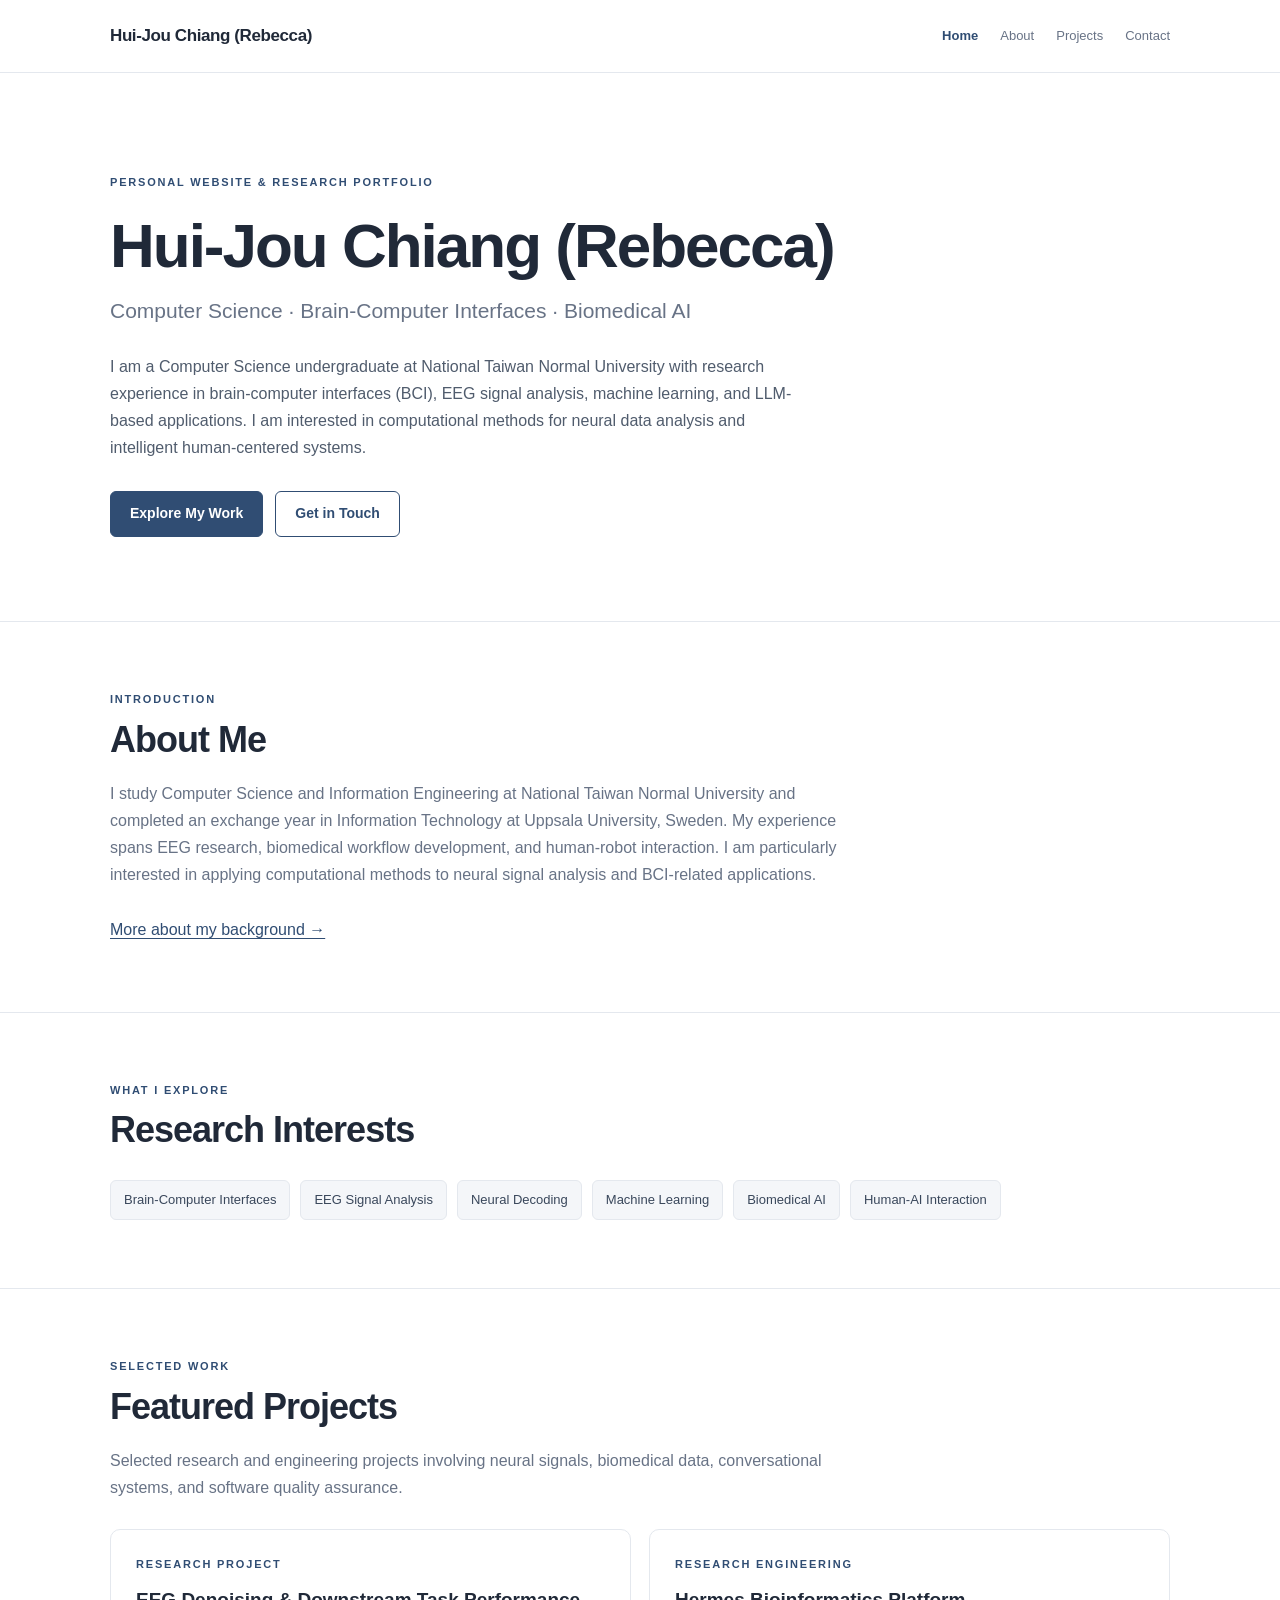
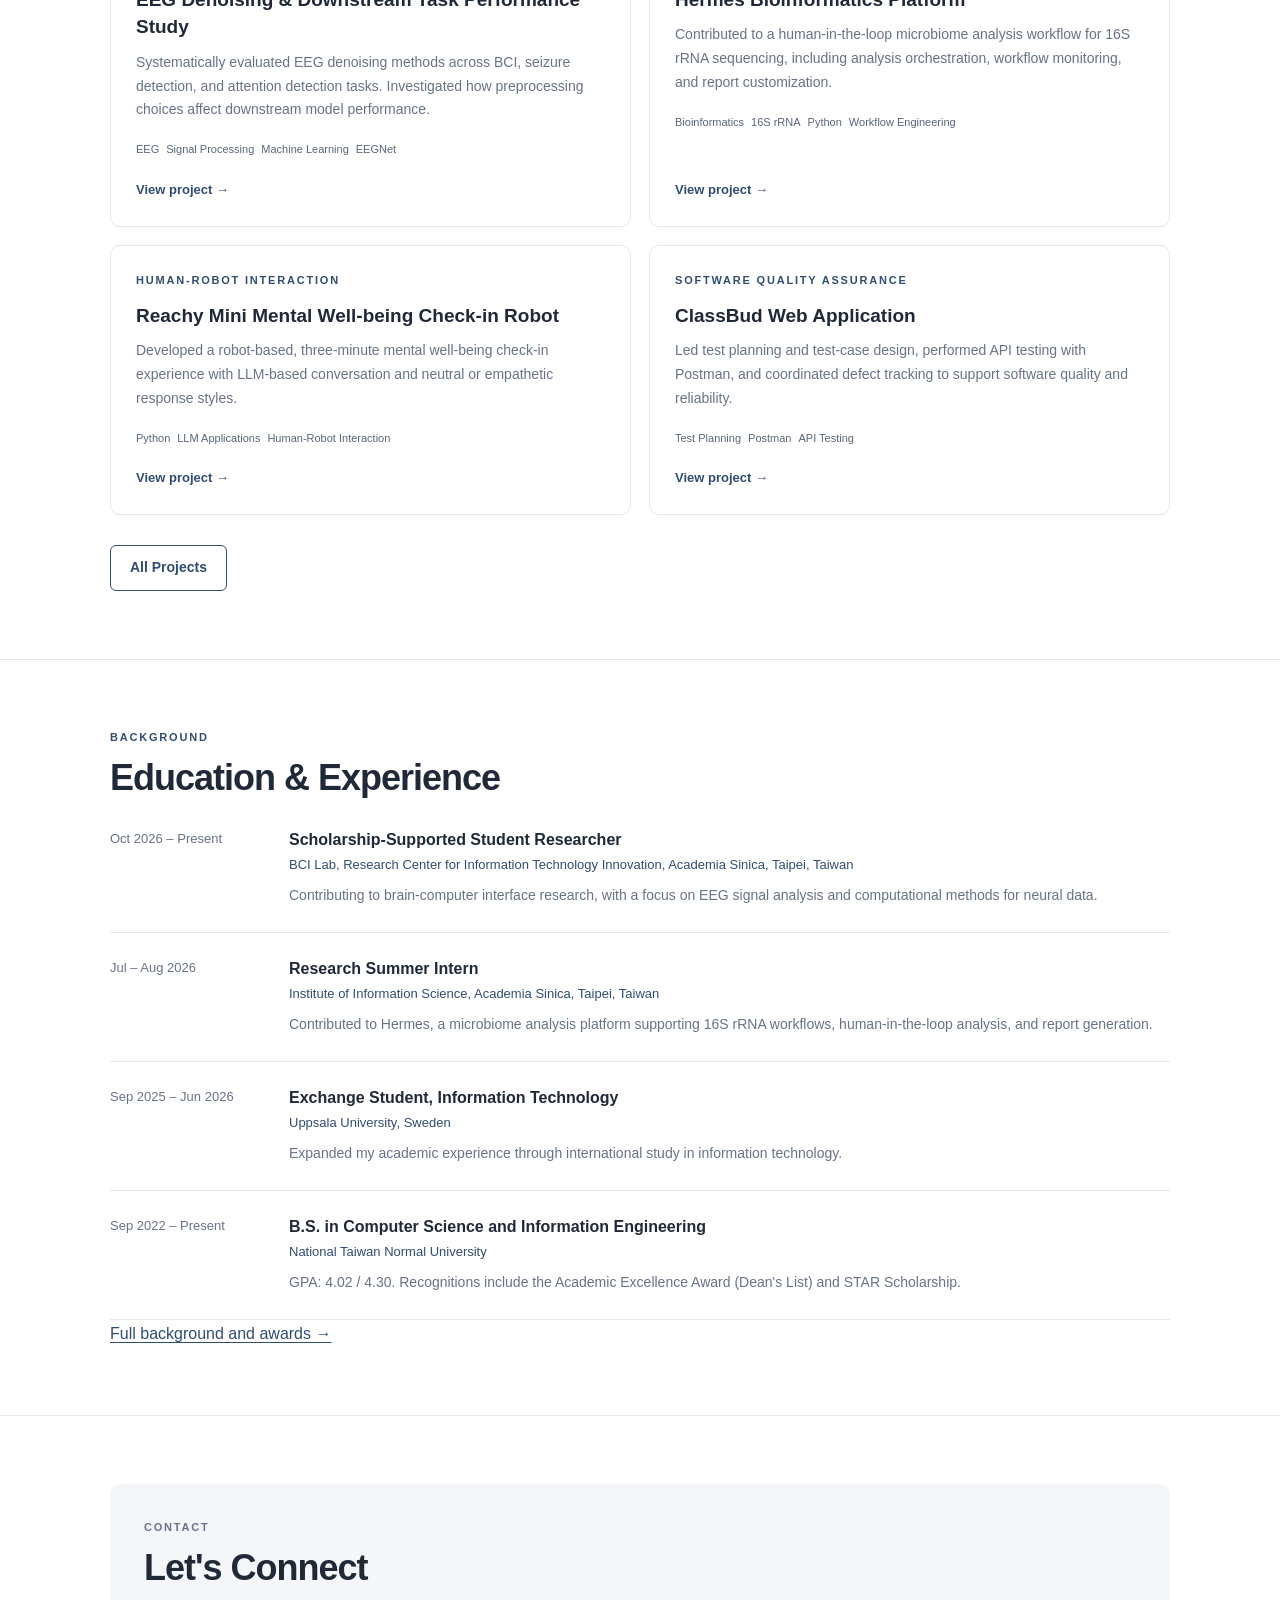
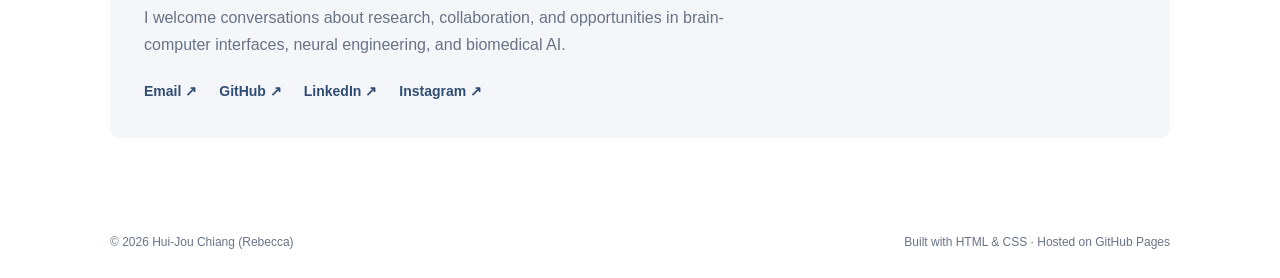
<file: index.html>
<!DOCTYPE html>
<html lang="en">
<head>
    <meta charset="UTF-8">
    <meta name="viewport" content="width=device-width, initial-scale=1.0">

    <meta name="description"
          content="Hui-Jou Chiang (Rebecca) — Computer science student interested in brain-computer interfaces, EEG signal analysis, neural engineering, and biomedical AI.">

    <meta name="author" content="Hui-Jou Chiang (Rebecca)">

    <title>Home | Hui-Jou Chiang (Rebecca)</title>

    <link rel="stylesheet" href="assets/css/style.css">
</head>

<body>
    <nav class="navbar">
        <div class="container nav-inner">
            <a class="logo" href="index.html">Hui-Jou Chiang (Rebecca)</a>

            <div class="nav-links">
                <a href="index.html" aria-current="page">Home</a>
                <a href="about.html">About</a>
                <a href="projects.html">Projects</a>
                <a href="#contact">Contact</a>
            </div>
        </div>
    </nav>

    <main>
        <!-- Hero -->
        <header class="hero container" id="home">
            <div class="eyebrow">Personal Website &amp; Research Portfolio</div>

            <h1>Hui-Jou Chiang (Rebecca)</h1>

            <p class="hero-subtitle">
                Computer Science · Brain-Computer Interfaces · Biomedical AI
            </p>

            <p class="hero-description">
                I am a Computer Science undergraduate at National Taiwan
                Normal University with research experience in brain-computer
                interfaces (BCI), EEG signal analysis, machine learning,
                and LLM-based applications. I am interested in computational
                methods for neural data analysis and intelligent
                human-centered systems.
            </p>

            <div class="hero-actions">
                <a class="button button-primary" href="projects.html">
                    Explore My Work
                </a>
                <a class="button button-secondary" href="#contact">
                    Get in Touch
                </a>
            </div>
        </header>

        <!-- About -->
        <section id="about">
            <div class="container">
                <p class="section-label">Introduction</p>
                <h2>About Me</h2>

                <p class="section-description">
                    I study Computer Science and Information Engineering
                    at National Taiwan Normal University and completed an
                    exchange year in Information Technology at Uppsala
                    University, Sweden. My experience spans EEG research,
                    biomedical workflow development, and human-robot
                    interaction. I am particularly interested in applying
                    computational methods to neural signal analysis and
                    BCI-related applications.
                </p>

                <a class="text-link" href="about.html">
                    More about my background →
                </a>
            </div>
        </section>

        <!-- Research Interests -->
        <section id="research">
            <div class="container">
                <p class="section-label">What I Explore</p>
                <h2>Research Interests</h2>

                <div class="interest-list">
                    <span class="interest">Brain-Computer Interfaces</span>
                    <span class="interest">EEG Signal Analysis</span>
                    <span class="interest">Neural Decoding</span>
                    <span class="interest">Machine Learning</span>
                    <span class="interest">Biomedical AI</span>
                    <span class="interest">Human-AI Interaction</span>
                </div>
            </div>
        </section>

        <!-- Featured Projects -->
        <section id="projects">
            <div class="container">
                <p class="section-label">Selected Work</p>
                <h2>Featured Projects</h2>

                <p class="section-description">
                    Selected research and engineering projects involving
                    neural signals, biomedical data, conversational systems,
                    and software quality assurance.
                </p>

                <div class="project-grid">
                    <article class="project-card">
                        <div class="project-type">Research Project</div>

                        <h3>
                            EEG Denoising &amp; Downstream Task Performance Study
                        </h3>

                        <p>
                            Systematically evaluated EEG denoising methods
                            across BCI, seizure detection, and attention
                            detection tasks. Investigated how preprocessing
                            choices affect downstream model performance.
                        </p>

                        <div class="project-tags">
                            <span>EEG</span>
                            <span>Signal Processing</span>
                            <span>Machine Learning</span>
                            <span>EEGNet</span>
                        </div>

                        <a class="card-link" href="projects/eeg-denoising.html">
                            View project →
                        </a>
                    </article>

                    <article class="project-card">
                        <div class="project-type">Research Engineering</div>

                        <h3>Hermes Bioinformatics Platform</h3>

                        <p>
                            Contributed to a human-in-the-loop microbiome
                            analysis workflow for 16S rRNA sequencing,
                            including analysis orchestration, workflow
                            monitoring, and report customization.
                        </p>

                        <div class="project-tags">
                            <span>Bioinformatics</span>
                            <span>16S rRNA</span>
                            <span>Python</span>
                            <span>Workflow Engineering</span>
                        </div>

                        <a class="card-link" href="projects/hermes.html">
                            View project →
                        </a>
                    </article>

                    <article class="project-card">
                        <div class="project-type">Human-Robot Interaction</div>

                        <h3>
                            Reachy Mini Mental Well-being Check-in Robot
                        </h3>

                        <p>
                            Developed a robot-based, three-minute mental
                            well-being check-in experience with LLM-based
                            conversation and neutral or empathetic response
                            styles.
                        </p>

                        <div class="project-tags">
                            <span>Python</span>
                            <span>LLM Applications</span>
                            <span>Human-Robot Interaction</span>
                        </div>

                        <a class="card-link" href="projects/reachy-mini.html">
                            View project →
                        </a>
                    </article>

                    <article class="project-card">
                        <div class="project-type">Software Quality Assurance</div>

                        <h3>ClassBud Web Application</h3>

                        <p>
                            Led test planning and test-case design, performed
                            API testing with Postman, and coordinated defect
                            tracking to support software quality and
                            reliability.
                        </p>

                        <div class="project-tags">
                            <span>Test Planning</span>
                            <span>Postman</span>
                            <span>API Testing</span>
                        </div>

                        <a class="card-link" href="projects/classbud.html">
                            View project →
                        </a>
                    </article>
                </div>

                <div class="hero-actions">
                    <a class="button button-secondary" href="projects.html">
                        All Projects
                    </a>
                </div>
            </div>
        </section>

        <!-- Education and Experience -->
        <section id="experience">
            <div class="container">
                <p class="section-label">Background</p>
                <h2>Education &amp; Experience</h2>

                <div class="timeline">
                    <div class="timeline-item">
                        <div class="timeline-date">
                            Oct 2026 – Present
                        </div>

                        <div>
                            <h3 class="timeline-title">
                                Scholarship-Supported Student Researcher
                            </h3>

                            <div class="timeline-place">
                                BCI Lab, Research Center for Information Technology Innovation, Academia Sinica, Taipei, Taiwan
                            </div>

                            <p class="timeline-description">
                                Contributing to brain-computer interface
                                research, with a focus on EEG signal analysis
                                and computational methods for neural data.
                            </p>
                        </div>
                    </div>

                    <div class="timeline-item">
                        <div class="timeline-date">
                            Jul – Aug 2026
                        </div>

                        <div>
                            <h3 class="timeline-title">
                                Research Summer Intern
                            </h3>

                            <div class="timeline-place">
                                Institute of Information Science, Academia Sinica, Taipei, Taiwan
                            </div>

                            <p class="timeline-description">
                                Contributed to Hermes, a microbiome analysis
                                platform supporting 16S rRNA workflows,
                                human-in-the-loop analysis, and report
                                generation.
                            </p>
                        </div>
                    </div>

                    <div class="timeline-item">
                        <div class="timeline-date">
                            Sep 2025 – Jun 2026
                        </div>

                        <div>
                            <h3 class="timeline-title">
                                Exchange Student, Information Technology
                            </h3>

                            <div class="timeline-place">
                                Uppsala University, Sweden
                            </div>

                            <p class="timeline-description">
                                Expanded my academic experience through
                                international study in information technology.
                            </p>
                        </div>
                    </div>

                    <div class="timeline-item">
                        <div class="timeline-date">
                            Sep 2022 – Present
                        </div>

                        <div>
                            <h3 class="timeline-title">
                                B.S. in Computer Science and Information Engineering
                            </h3>

                            <div class="timeline-place">
                                National Taiwan Normal University
                            </div>

                            <p class="timeline-description">
                                GPA: 4.02 / 4.30. Recognitions include the
                                Academic Excellence Award (Dean's List)
                                and STAR Scholarship.
                            </p>
                        </div>
                    </div>
                </div>

                <a class="text-link" href="about.html">
                    Full background and awards →
                </a>
            </div>
        </section>

        <!-- Contact -->
        <section id="contact">
            <div class="container">
                <div class="contact-panel">
                    <p class="section-label">Contact</p>
                    <h2>Let's Connect</h2>

                    <p>
                        I welcome conversations about research,
                        collaboration, and opportunities in brain-computer
                        interfaces, neural engineering, and biomedical AI.
                    </p>

                    <div class="contact-links">
                        <a href="mailto:rebeccawork1192@gmail.com">
                            Email ↗
                        </a>

                        <a href="https://github.com/snowflake1111"
                           target="_blank"
                           rel="noopener noreferrer">
                            GitHub ↗
                        </a>

                        <a href="https://www.linkedin.com/in/hui-jou-chiang-942904292/"
                           target="_blank"
                           rel="noopener noreferrer">
                            LinkedIn ↗
                        </a>

                        <a href="https://www.instagram.com/snowflake111192/"
                           target="_blank"
                           rel="noopener noreferrer">
                            Instagram ↗
                        </a>
                    </div>
                </div>
            </div>
        </section>
    </main>

    <footer>
        <div class="container footer-inner">
            <span>© 2026 Hui-Jou Chiang (Rebecca)</span>
            <span>Built with HTML &amp; CSS · Hosted on GitHub Pages</span>
        </div>
    </footer>
</body>
</html>
</file>
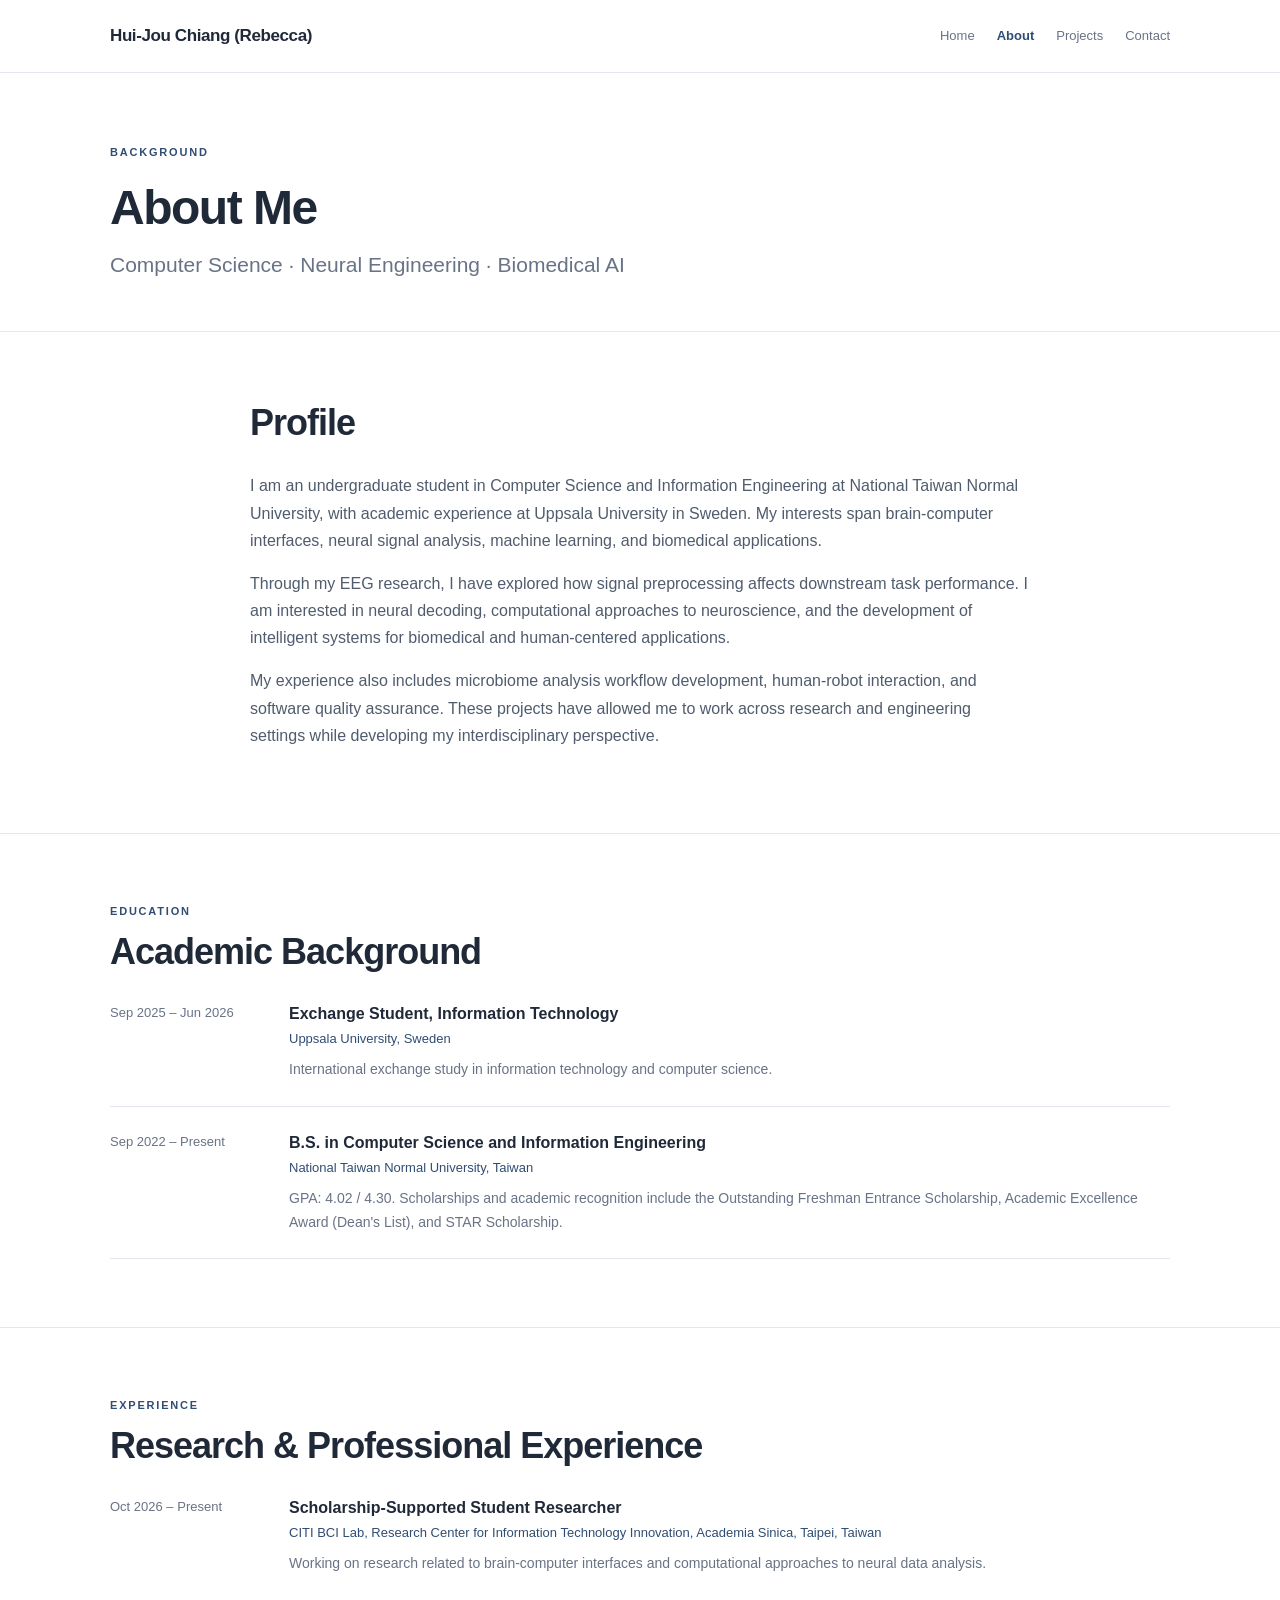
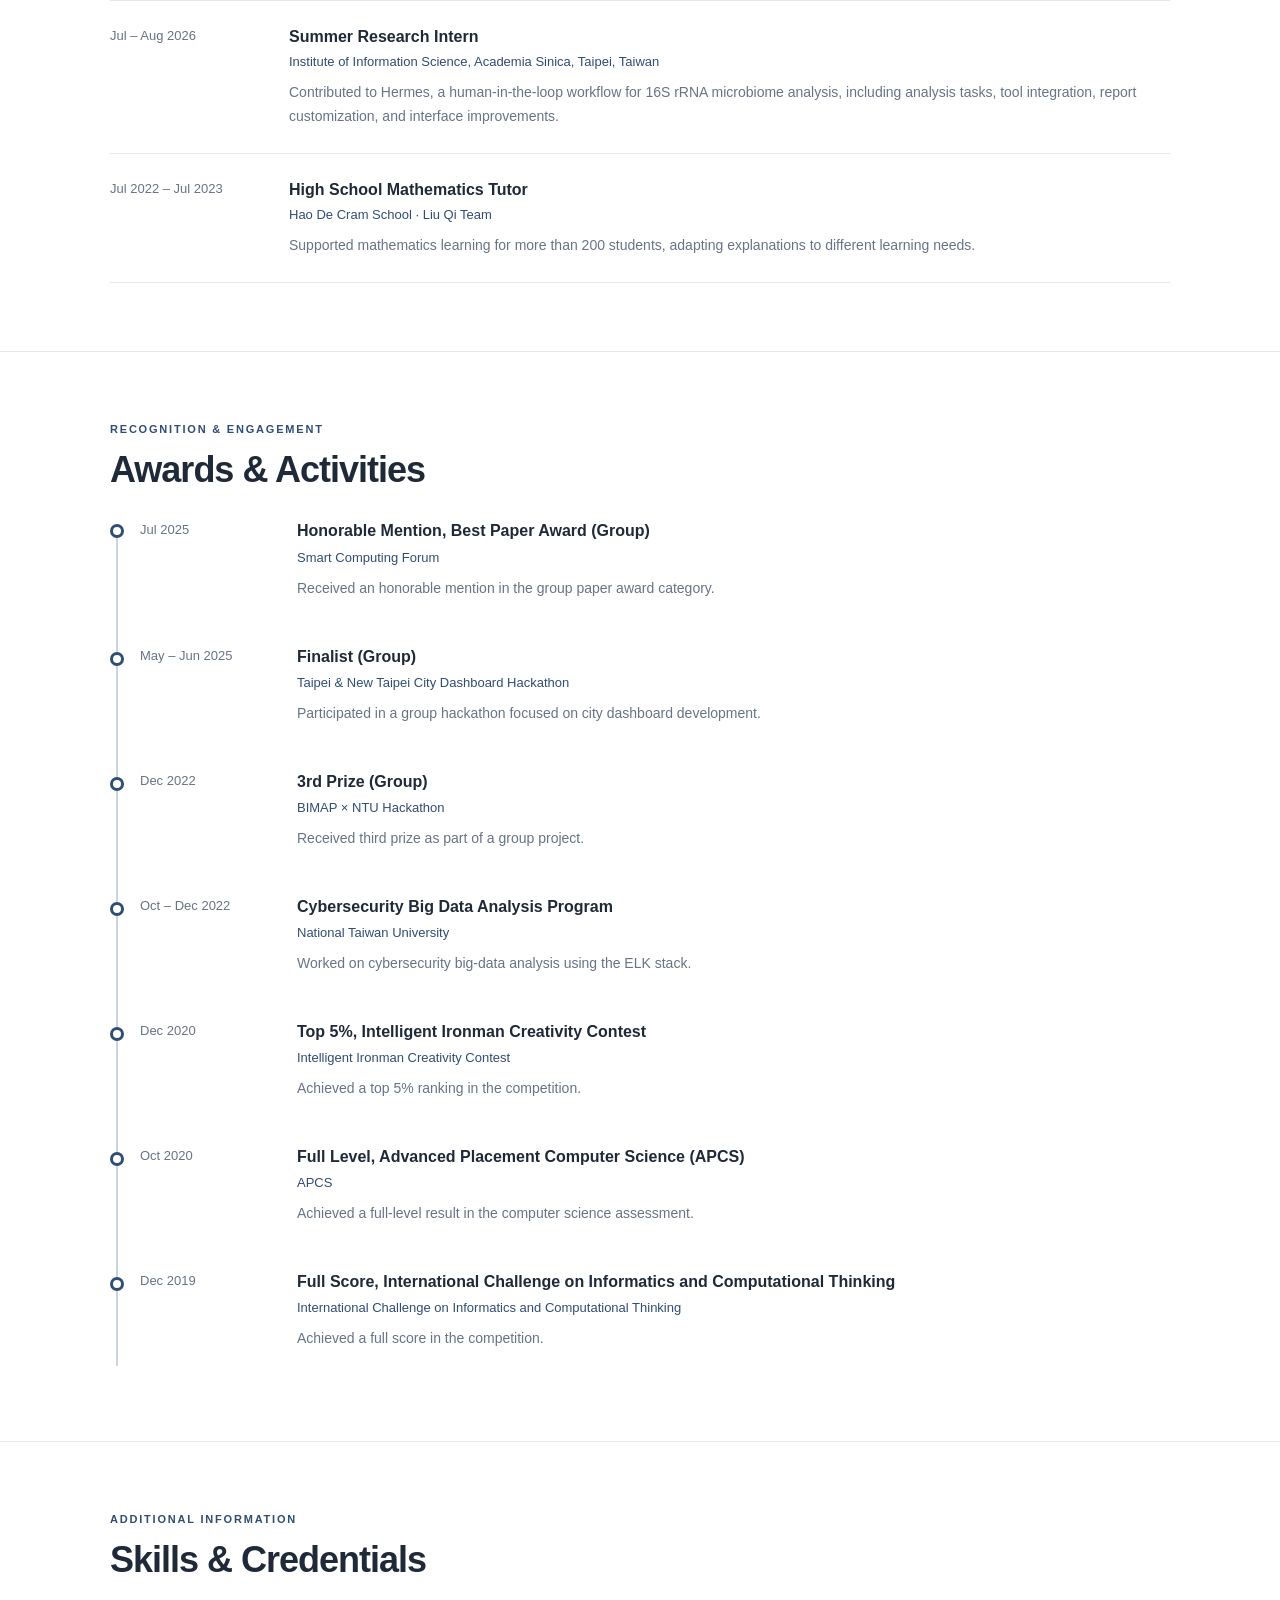
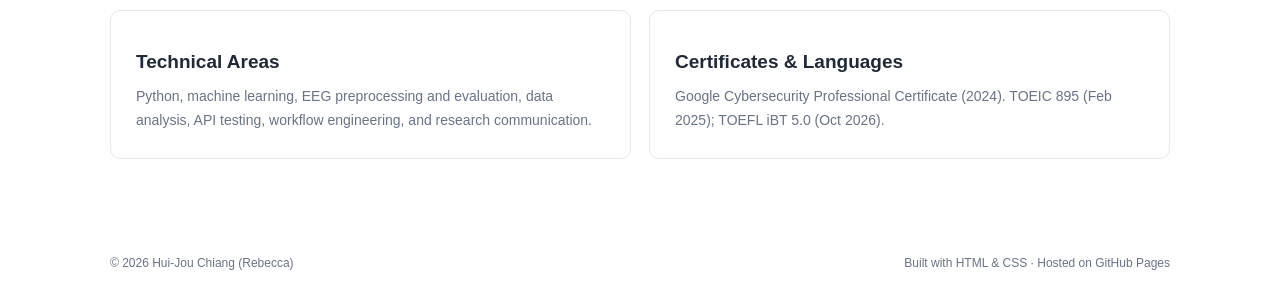
<file: about.html>
<!DOCTYPE html>
<html lang="en">
<head>
  <meta charset="UTF-8">
  <meta name="viewport" content="width=device-width, initial-scale=1.0">
  <meta name="description" content="Education, research experience, awards, activities, and background of Hui-Jou Chiang (Rebecca).">
  <meta name="author" content="Hui-Jou Chiang (Rebecca)">
  <title>About | Hui-Jou Chiang (Rebecca)</title>
  <link rel="stylesheet" href="assets/css/style.css">
</head>
<body>

<nav class="navbar">
  <div class="container nav-inner">
    <a class="logo" href="index.html">Hui-Jou Chiang (Rebecca)</a>
    <div class="nav-links">
      <a href="index.html">Home</a>
      <a href="about.html" aria-current="page">About</a>
      <a href="projects.html">Projects</a>
      <a href="index.html#contact">Contact</a>
    </div>
  </div>
</nav>

<main>

  <!-- Page Header -->
  <header class="page-hero container">
    <div class="eyebrow">Background</div>
    <h1>About Me</h1>
    <p class="hero-subtitle">
      Computer Science · Neural Engineering · Biomedical AI
    </p>
  </header>

  <!-- Profile -->
  <section>
    <div class="container content-narrow">
      <h2>Profile</h2>

      <p>
        I am an undergraduate student in Computer Science and Information
        Engineering at National Taiwan Normal University, with academic
        experience at Uppsala University in Sweden. My interests span
        brain-computer interfaces, neural signal analysis, machine learning,
        and biomedical applications.
      </p>

      <p>
        Through my EEG research, I have explored how signal preprocessing
        affects downstream task performance. I am interested in neural
        decoding, computational approaches to neuroscience, and the
        development of intelligent systems for biomedical and
        human-centered applications.
      </p>

      <p>
        My experience also includes microbiome analysis workflow development,
        human-robot interaction, and software quality assurance. These
        projects have allowed me to work across research and engineering
        settings while developing my interdisciplinary perspective.
      </p>
    </div>
  </section>

  <!-- Education -->
  <section>
    <div class="container">
      <p class="section-label">Education</p>
      <h2>Academic Background</h2>

      <div class="timeline">

        <div class="timeline-item">
          <div class="timeline-date">Sep 2025 – Jun 2026</div>
          <div>
            <h3 class="timeline-title">
              Exchange Student, Information Technology
            </h3>
            <div class="timeline-place">
              Uppsala University, Sweden
            </div>
            <p class="timeline-description">
              International exchange study in information technology
              and computer science.
            </p>
          </div>
        </div>

        <div class="timeline-item">
          <div class="timeline-date">Sep 2022 – Present</div>
          <div>
            <h3 class="timeline-title">
              B.S. in Computer Science and Information Engineering
            </h3>
            <div class="timeline-place">
              National Taiwan Normal University, Taiwan
            </div>
            <p class="timeline-description">
              GPA: 4.02 / 4.30. Scholarships and academic recognition
              include the Outstanding Freshman Entrance Scholarship,
              Academic Excellence Award (Dean's List), and STAR Scholarship.
            </p>
          </div>
        </div>

      </div>
    </div>
  </section>

  <!-- Experience -->
  <section>
    <div class="container">
      <p class="section-label">Experience</p>
      <h2>Research &amp; Professional Experience</h2>

      <div class="timeline">

        <div class="timeline-item">
          <div class="timeline-date">Oct 2026 – Present</div>
          <div>
            <h3 class="timeline-title">
              Scholarship-Supported Student Researcher
            </h3>
            <div class="timeline-place">
              CITI BCI Lab, Research Center for Information Technology
              Innovation, Academia Sinica, Taipei, Taiwan
            </div>
            <p class="timeline-description">
              Working on research related to brain-computer interfaces
              and computational approaches to neural data analysis.
            </p>
          </div>
        </div>

        <div class="timeline-item">
          <div class="timeline-date">Jul – Aug 2026</div>
          <div>
            <h3 class="timeline-title">Summer Research Intern</h3>
            <div class="timeline-place">
              Institute of Information Science, Academia Sinica,
              Taipei, Taiwan
            </div>
            <p class="timeline-description">
              Contributed to Hermes, a human-in-the-loop workflow for
              16S rRNA microbiome analysis, including analysis tasks,
              tool integration, report customization, and interface
              improvements.
            </p>
          </div>
        </div>

        <div class="timeline-item">
          <div class="timeline-date">Jul 2022 – Jul 2023</div>
          <div>
            <h3 class="timeline-title">High School Mathematics Tutor</h3>
            <div class="timeline-place">
              Hao De Cram School · Liu Qi Team
            </div>
            <p class="timeline-description">
              Supported mathematics learning for more than 200 students,
              adapting explanations to different learning needs.
            </p>
          </div>
        </div>

      </div>
    </div>
  </section>

 
  <!-- Awards & Activities -->
  <section>
    <div class="container">
      <p class="section-label">Recognition &amp; Engagement</p>
      <h2>Awards &amp; Activities</h2>

      <div class="awards-timeline">

        <article class="awards-item">
          <div class="awards-date">Jul 2025</div>
          <div class="awards-content">
            <h3>Honorable Mention, Best Paper Award (Group)</h3>
            <div class="awards-place">Smart Computing Forum</div>
            <p>
              Received an honorable mention in the group paper award category.
            </p>
          </div>
        </article>

        <article class="awards-item">
          <div class="awards-date">May – Jun 2025</div>
          <div class="awards-content">
            <h3>Finalist (Group)</h3>
            <div class="awards-place">
              Taipei &amp; New Taipei City Dashboard Hackathon
            </div>
            <p>
              Participated in a group hackathon focused on city dashboard development.
            </p>
          </div>
        </article>

        <article class="awards-item">
          <div class="awards-date">Dec 2022</div>
          <div class="awards-content">
            <h3>3rd Prize (Group)</h3>
            <div class="awards-place">BIMAP × NTU Hackathon</div>
            <p>
              Received third prize as part of a group project.
            </p>
          </div>
        </article>

        <article class="awards-item">
          <div class="awards-date">Oct – Dec 2022</div>
          <div class="awards-content">
            <h3>Cybersecurity Big Data Analysis Program</h3>
            <div class="awards-place">National Taiwan University</div>
            <p>
              Worked on cybersecurity big-data analysis using the ELK stack.
            </p>
          </div>
        </article>

        <article class="awards-item">
          <div class="awards-date">Dec 2020</div>
          <div class="awards-content">
            <h3>Top 5%, Intelligent Ironman Creativity Contest</h3>
            <div class="awards-place">Intelligent Ironman Creativity Contest</div>
            <p>
              Achieved a top 5% ranking in the competition.
            </p>
          </div>
        </article>

        <article class="awards-item">
          <div class="awards-date">Oct 2020</div>
          <div class="awards-content">
            <h3>Full Level, Advanced Placement Computer Science (APCS)</h3>
            <div class="awards-place">APCS</div>
            <p>
              Achieved a full-level result in the computer science assessment.
            </p>
          </div>
        </article>

        <article class="awards-item">
          <div class="awards-date">Dec 2019</div>
          <div class="awards-content">
            <h3>Full Score, International Challenge on Informatics and Computational Thinking</h3>
            <div class="awards-place">
              International Challenge on Informatics and Computational Thinking
            </div>
            <p>
              Achieved a full score in the competition.
            </p>
          </div>
        </article>

      </div>
    </div>
  </section>

  <!-- Skills & Credentials -->
  <section>
    <div class="container">
      <p class="section-label">Additional Information</p>
      <h2>Skills &amp; Credentials</h2>

      <div class="project-grid">

        <article class="project-card">
          <h3>Technical Areas</h3>
          <p>
            Python, machine learning, EEG preprocessing and evaluation,
            data analysis, API testing, workflow engineering,
            and research communication.
          </p>
        </article>

        <article class="project-card">
          <h3>Certificates &amp; Languages</h3>
          <p>
            Google Cybersecurity Professional Certificate (2024).
            TOEIC 895 (Feb 2025); TOEFL iBT 5.0 (Oct 2026).
          </p>
        </article>

      </div>
    </div>
  </section>

</main>

<footer>
  <div class="container footer-inner">
    <span>© 2026 Hui-Jou Chiang (Rebecca)</span>
    <span>Built with HTML &amp; CSS · Hosted on GitHub Pages</span>
  </div>
</footer>

</body>
</html>
</file>
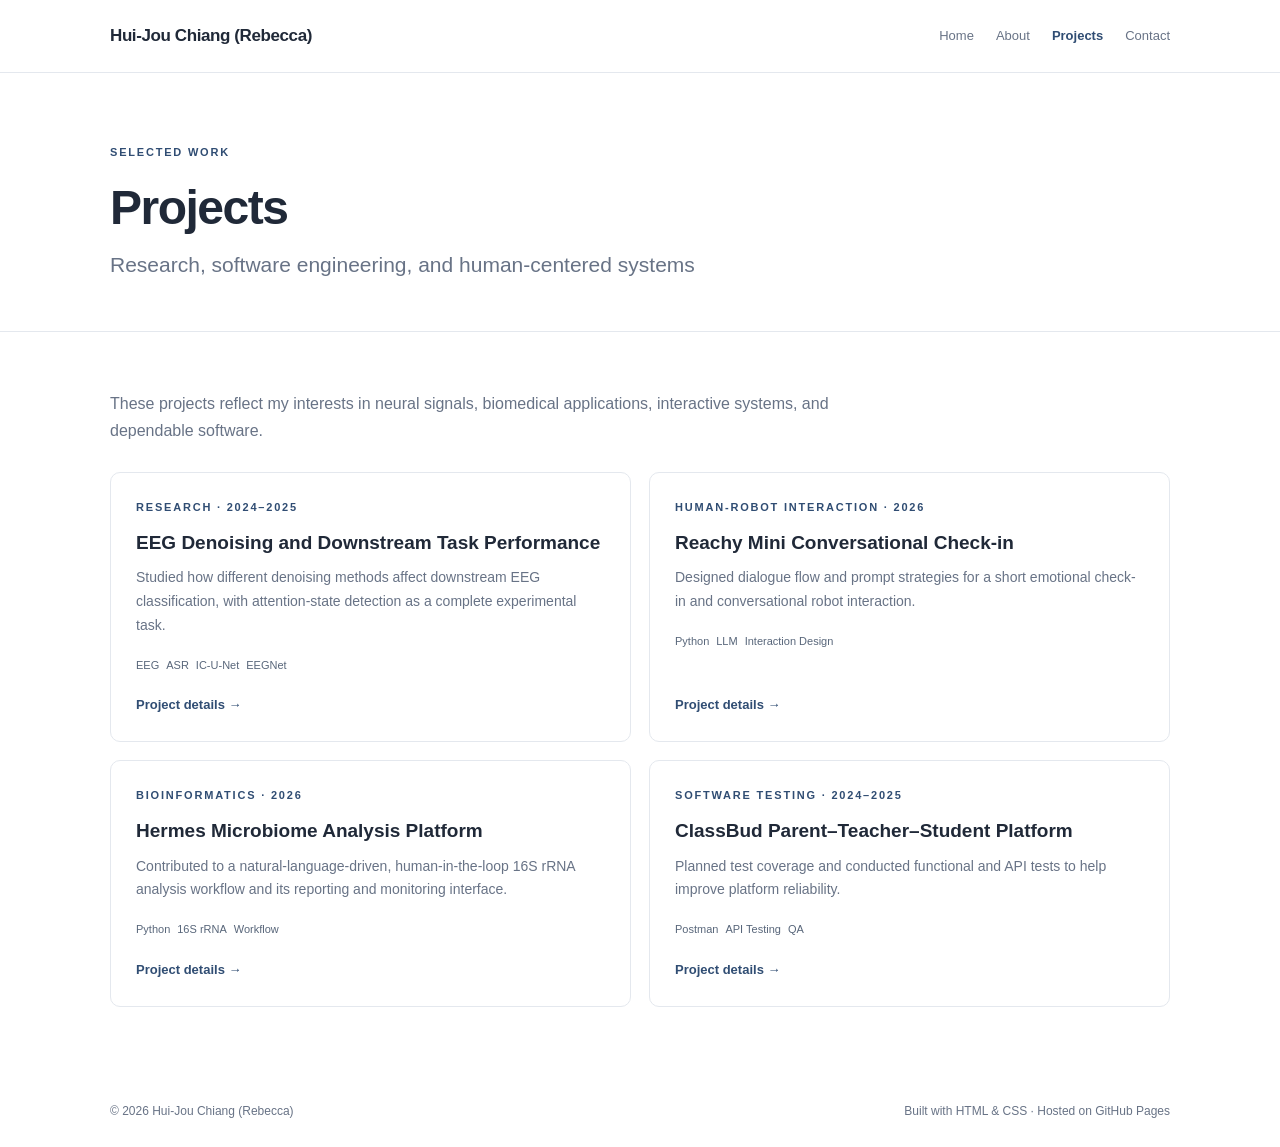
<file: projects.html>
<!DOCTYPE html>
<html lang="en">
<head>
  <meta charset="UTF-8">
  <meta name="viewport" content="width=device-width, initial-scale=1.0">
  <meta name="description" content="Selected research and software projects by Hui-Jou Chiang (Rebecca).">
  <meta name="author" content="Hui-Jou Chiang (Rebecca)">
  <title>Projects | Hui-Jou Chiang (Rebecca)</title>
  <link rel="stylesheet" href="assets/css/style.css">
</head>
<body>

<nav class="navbar">
  <div class="container nav-inner">
    <a class="logo" href="index.html">Hui-Jou Chiang (Rebecca)</a>
    <div class="nav-links">
      <a href="index.html" >Home</a>
      <a href="about.html" >About</a>
      <a href="projects.html" aria-current="page">Projects</a>
      <a href="index.html#contact">Contact</a>
    </div>
  </div>
</nav>

<main>

<header class="page-hero container"><div class="eyebrow">Selected Work</div><h1>Projects</h1><p class="hero-subtitle">Research, software engineering, and human-centered systems</p></header>
<section><div class="container">
  <p class="section-description">These projects reflect my interests in neural signals, biomedical applications, interactive systems, and dependable software.</p>
  <div class="project-grid">
    <article class="project-card"><div class="project-type">Research · 2024–2025</div><h3>EEG Denoising and Downstream Task Performance</h3><p>Studied how different denoising methods affect downstream EEG classification, with attention-state detection as a complete experimental task.</p><div class="project-tags"><span>EEG</span><span>ASR</span><span>IC-U-Net</span><span>EEGNet</span></div><a class="card-link" href="projects/eeg-denoising.html">Project details →</a></article>
    <article class="project-card"><div class="project-type">Human-Robot Interaction · 2026</div><h3>Reachy Mini Conversational Check-in</h3><p>Designed dialogue flow and prompt strategies for a short emotional check-in and conversational robot interaction.</p><div class="project-tags"><span>Python</span><span>LLM</span><span>Interaction Design</span></div><a class="card-link" href="projects/reachy-mini.html">Project details →</a></article>
    <article class="project-card"><div class="project-type">Bioinformatics · 2026</div><h3>Hermes Microbiome Analysis Platform</h3><p>Contributed to a natural-language-driven, human-in-the-loop 16S rRNA analysis workflow and its reporting and monitoring interface.</p><div class="project-tags"><span>Python</span><span>16S rRNA</span><span>Workflow</span></div><a class="card-link" href="projects/hermes.html">Project details →</a></article>
    <article class="project-card"><div class="project-type">Software Testing · 2024–2025</div><h3>ClassBud Parent–Teacher–Student Platform</h3><p>Planned test coverage and conducted functional and API tests to help improve platform reliability.</p><div class="project-tags"><span>Postman</span><span>API Testing</span><span>QA</span></div><a class="card-link" href="projects/classbud.html">Project details →</a></article>
  </div>
</div></section>

</main>
<footer><div class="container footer-inner"><span>© 2026 Hui-Jou Chiang (Rebecca)</span><span>Built with HTML &amp; CSS · Hosted on GitHub Pages</span></div></footer>
</body>
</html>
</file>
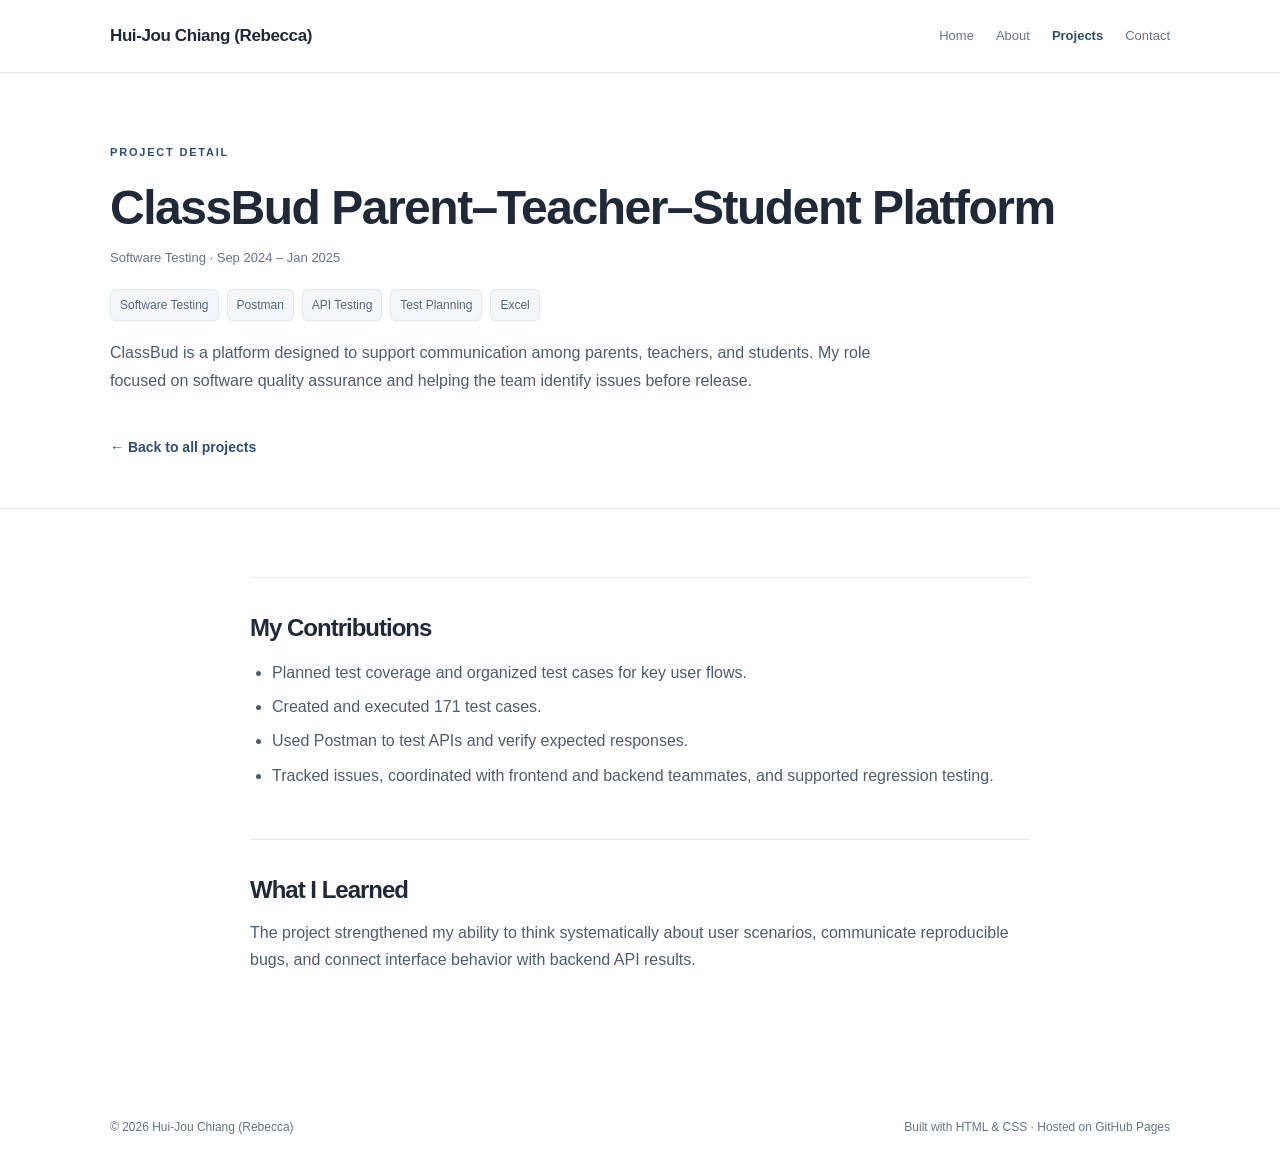
<file: projects/classbud.html>
<!DOCTYPE html>
<html lang="en">
<head>
  <meta charset="UTF-8">
  <meta name="viewport" content="width=device-width, initial-scale=1.0">
  <meta name="description" content="ClassBud Parent–Teacher–Student Platform — project details by Hui-Jou Chiang (Rebecca).">
  <meta name="author" content="Hui-Jou Chiang (Rebecca)">
  <title>ClassBud Parent–Teacher–Student Platform | Hui-Jou Chiang (Rebecca)</title>
  <link rel="stylesheet" href="../assets/css/style.css">
</head>
<body>

<nav class="navbar">
  <div class="container nav-inner">
    <a class="logo" href="../index.html">Hui-Jou Chiang (Rebecca)</a>
    <div class="nav-links">
      <a href="../index.html" >Home</a>
      <a href="../about.html" >About</a>
      <a href="../projects.html" aria-current="page">Projects</a>
      <a href="../index.html#contact">Contact</a>
    </div>
  </div>
</nav>

<main>

<header class="page-hero container"><div class="eyebrow">Project Detail</div><h1>ClassBud Parent–Teacher–Student Platform</h1><p class="meta-line">Software Testing · Sep 2024 – Jan 2025</p><div class="tag-row"><span>Software Testing</span><span>Postman</span><span>API Testing</span><span>Test Planning</span><span>Excel</span></div><div class="content-narrow"><p>ClassBud is a platform designed to support communication among parents, teachers, and students. My role focused on software quality assurance and helping the team identify issues before release.</p></div><a class="back-link" href="../projects.html">← Back to all projects</a></header>
<section><div class="container content-narrow">
<div class="detail-section"><h2>My Contributions</h2><ul><li>Planned test coverage and organized test cases for key user flows.</li><li>Created and executed 171 test cases.</li><li>Used Postman to test APIs and verify expected responses.</li><li>Tracked issues, coordinated with frontend and backend teammates, and supported regression testing.</li></ul></div>
<div class="detail-section"><h2>What I Learned</h2><p>The project strengthened my ability to think systematically about user scenarios, communicate reproducible bugs, and connect interface behavior with backend API results.</p></div>
</div></section>
</main>
<footer><div class="container footer-inner"><span>© 2026 Hui-Jou Chiang (Rebecca)</span><span>Built with HTML &amp; CSS · Hosted on GitHub Pages</span></div></footer>
</body>
</html>
</file>
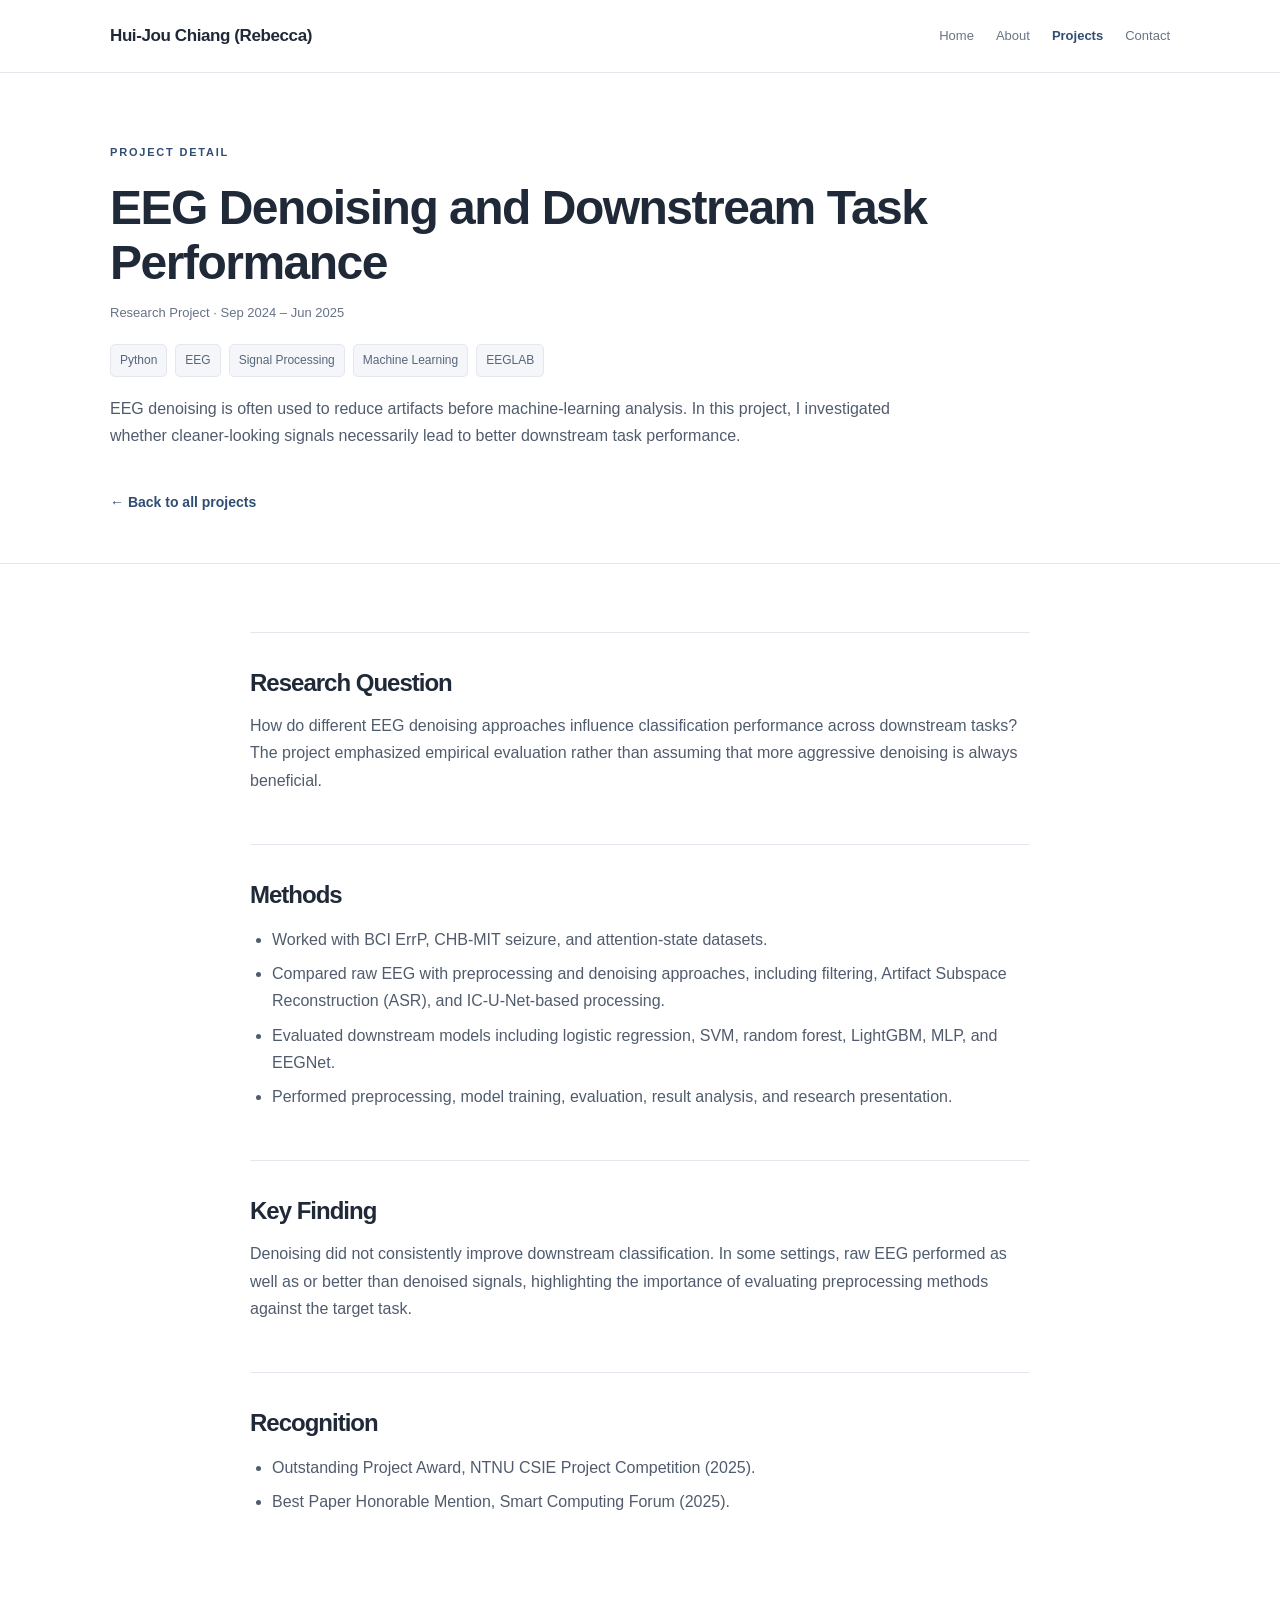
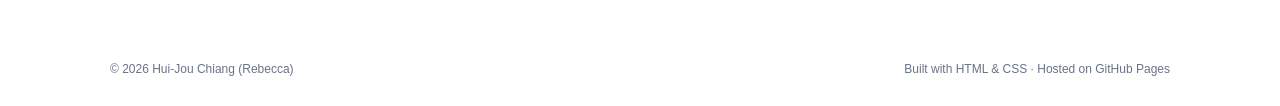
<file: projects/eeg-denoising.html>
<!DOCTYPE html>
<html lang="en">
<head>
  <meta charset="UTF-8">
  <meta name="viewport" content="width=device-width, initial-scale=1.0">
  <meta name="description" content="EEG Denoising and Downstream Task Performance — project details by Hui-Jou Chiang (Rebecca).">
  <meta name="author" content="Hui-Jou Chiang (Rebecca)">
  <title>EEG Denoising and Downstream Task Performance | Hui-Jou Chiang (Rebecca)</title>
  <link rel="stylesheet" href="../assets/css/style.css">
</head>
<body>

<nav class="navbar">
  <div class="container nav-inner">
    <a class="logo" href="../index.html">Hui-Jou Chiang (Rebecca)</a>
    <div class="nav-links">
      <a href="../index.html" >Home</a>
      <a href="../about.html" >About</a>
      <a href="../projects.html" aria-current="page">Projects</a>
      <a href="../index.html#contact">Contact</a>
    </div>
  </div>
</nav>

<main>

<header class="page-hero container"><div class="eyebrow">Project Detail</div><h1>EEG Denoising and Downstream Task Performance</h1><p class="meta-line">Research Project · Sep 2024 – Jun 2025</p><div class="tag-row"><span>Python</span><span>EEG</span><span>Signal Processing</span><span>Machine Learning</span><span>EEGLAB</span></div><div class="content-narrow"><p>EEG denoising is often used to reduce artifacts before machine-learning analysis. In this project, I investigated whether cleaner-looking signals necessarily lead to better downstream task performance.</p></div><a class="back-link" href="../projects.html">← Back to all projects</a></header>
<section><div class="container content-narrow">
<div class="detail-section"><h2>Research Question</h2><p>How do different EEG denoising approaches influence classification performance across downstream tasks? The project emphasized empirical evaluation rather than assuming that more aggressive denoising is always beneficial.</p></div>
<div class="detail-section"><h2>Methods</h2><ul><li>Worked with BCI ErrP, CHB-MIT seizure, and attention-state datasets.</li><li>Compared raw EEG with preprocessing and denoising approaches, including filtering, Artifact Subspace Reconstruction (ASR), and IC-U-Net-based processing.</li><li>Evaluated downstream models including logistic regression, SVM, random forest, LightGBM, MLP, and EEGNet.</li><li>Performed preprocessing, model training, evaluation, result analysis, and research presentation.</li></ul></div>
<div class="detail-section"><h2>Key Finding</h2><p>Denoising did not consistently improve downstream classification. In some settings, raw EEG performed as well as or better than denoised signals, highlighting the importance of evaluating preprocessing methods against the target task.</p></div>
<div class="detail-section"><h2>Recognition</h2><ul><li>Outstanding Project Award, NTNU CSIE Project Competition (2025).</li><li>Best Paper Honorable Mention, Smart Computing Forum (2025).</li></ul></div>
</div></section>
</main>
<footer><div class="container footer-inner"><span>© 2026 Hui-Jou Chiang (Rebecca)</span><span>Built with HTML &amp; CSS · Hosted on GitHub Pages</span></div></footer>
</body>
</html>
</file>
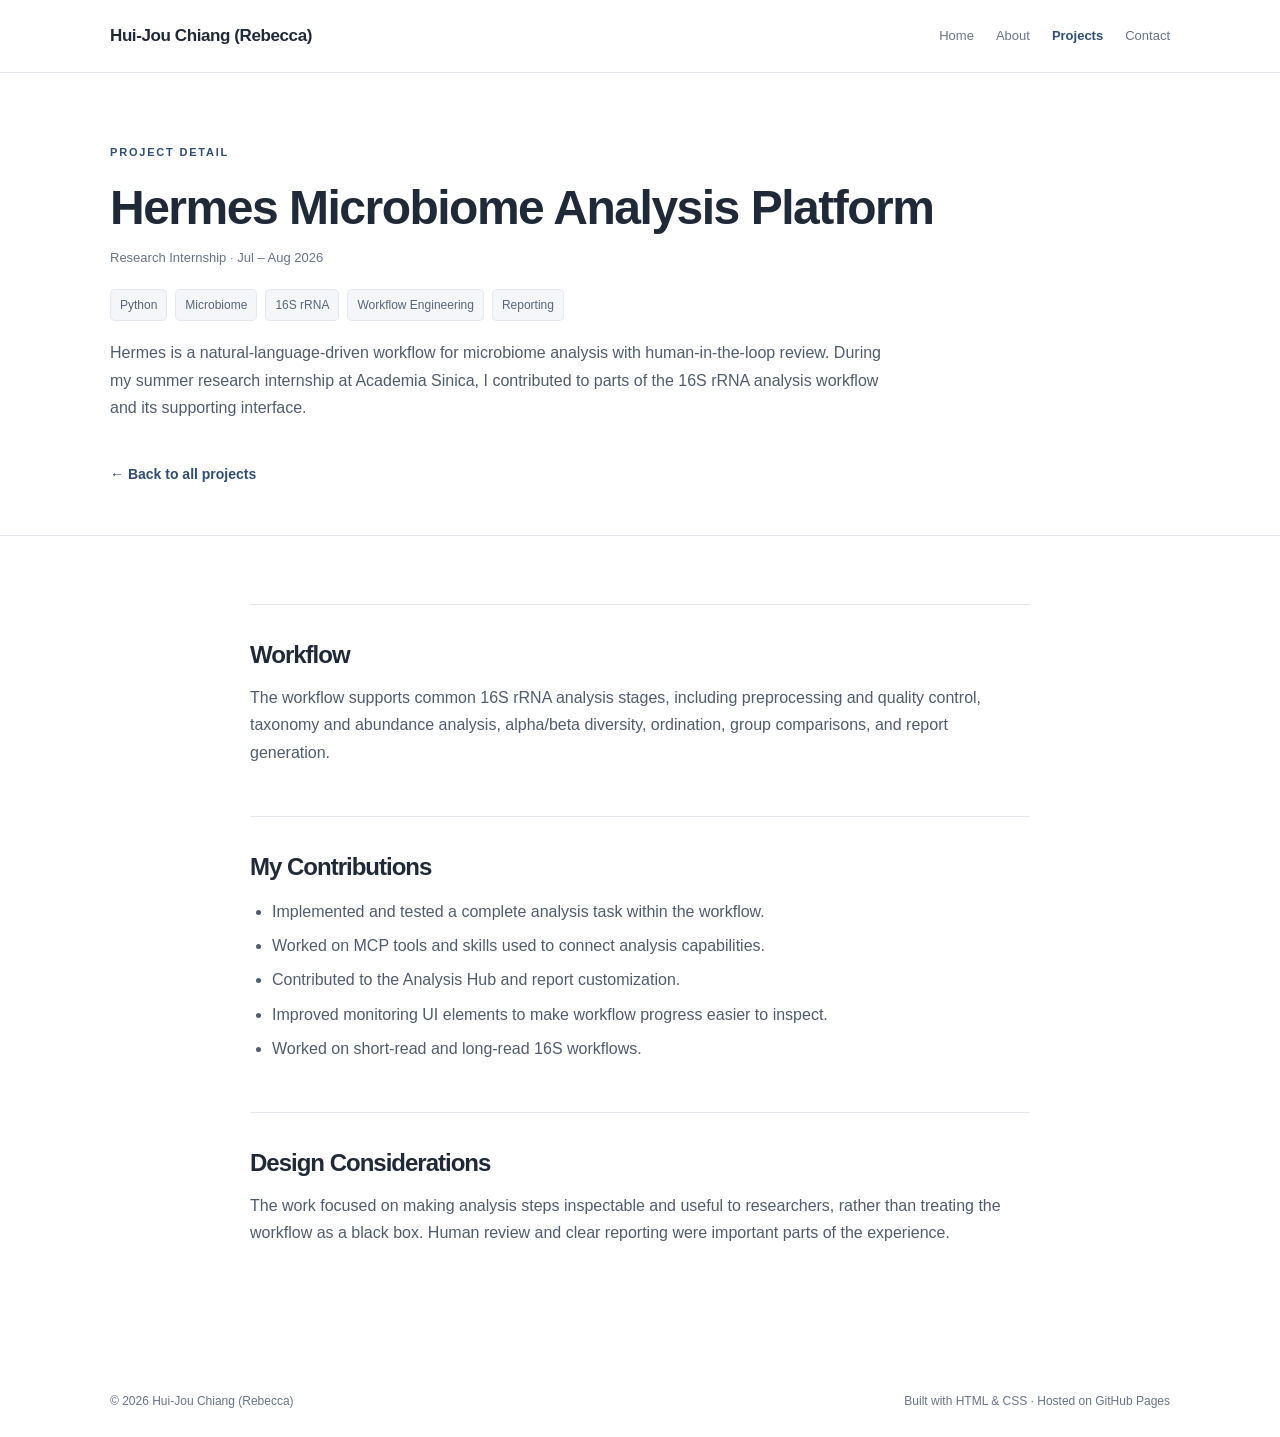
<file: projects/hermes.html>
<!DOCTYPE html>
<html lang="en">
<head>
  <meta charset="UTF-8">
  <meta name="viewport" content="width=device-width, initial-scale=1.0">
  <meta name="description" content="Hermes Microbiome Analysis Platform — project details by Hui-Jou Chiang (Rebecca).">
  <meta name="author" content="Hui-Jou Chiang (Rebecca)">
  <title>Hermes Microbiome Analysis Platform | Hui-Jou Chiang (Rebecca)</title>
  <link rel="stylesheet" href="../assets/css/style.css">
</head>
<body>

<nav class="navbar">
  <div class="container nav-inner">
    <a class="logo" href="../index.html">Hui-Jou Chiang (Rebecca)</a>
    <div class="nav-links">
      <a href="../index.html" >Home</a>
      <a href="../about.html" >About</a>
      <a href="../projects.html" aria-current="page">Projects</a>
      <a href="../index.html#contact">Contact</a>
    </div>
  </div>
</nav>

<main>

<header class="page-hero container"><div class="eyebrow">Project Detail</div><h1>Hermes Microbiome Analysis Platform</h1><p class="meta-line">Research Internship · Jul – Aug 2026</p><div class="tag-row"><span>Python</span><span>Microbiome</span><span>16S rRNA</span><span>Workflow Engineering</span><span>Reporting</span></div><div class="content-narrow"><p>Hermes is a natural-language-driven workflow for microbiome analysis with human-in-the-loop review. During my summer research internship at Academia Sinica, I contributed to parts of the 16S rRNA analysis workflow and its supporting interface.</p></div><a class="back-link" href="../projects.html">← Back to all projects</a></header>
<section><div class="container content-narrow">
<div class="detail-section"><h2>Workflow</h2><p>The workflow supports common 16S rRNA analysis stages, including preprocessing and quality control, taxonomy and abundance analysis, alpha/beta diversity, ordination, group comparisons, and report generation.</p></div>
<div class="detail-section"><h2>My Contributions</h2><ul><li>Implemented and tested a complete analysis task within the workflow.</li><li>Worked on MCP tools and skills used to connect analysis capabilities.</li><li>Contributed to the Analysis Hub and report customization.</li><li>Improved monitoring UI elements to make workflow progress easier to inspect.</li><li>Worked on short-read and long-read 16S workflows.</li></ul></div>
<div class="detail-section"><h2>Design Considerations</h2><p>The work focused on making analysis steps inspectable and useful to researchers, rather than treating the workflow as a black box. Human review and clear reporting were important parts of the experience.</p></div>
</div></section>
</main>
<footer><div class="container footer-inner"><span>© 2026 Hui-Jou Chiang (Rebecca)</span><span>Built with HTML &amp; CSS · Hosted on GitHub Pages</span></div></footer>
</body>
</html>
</file>
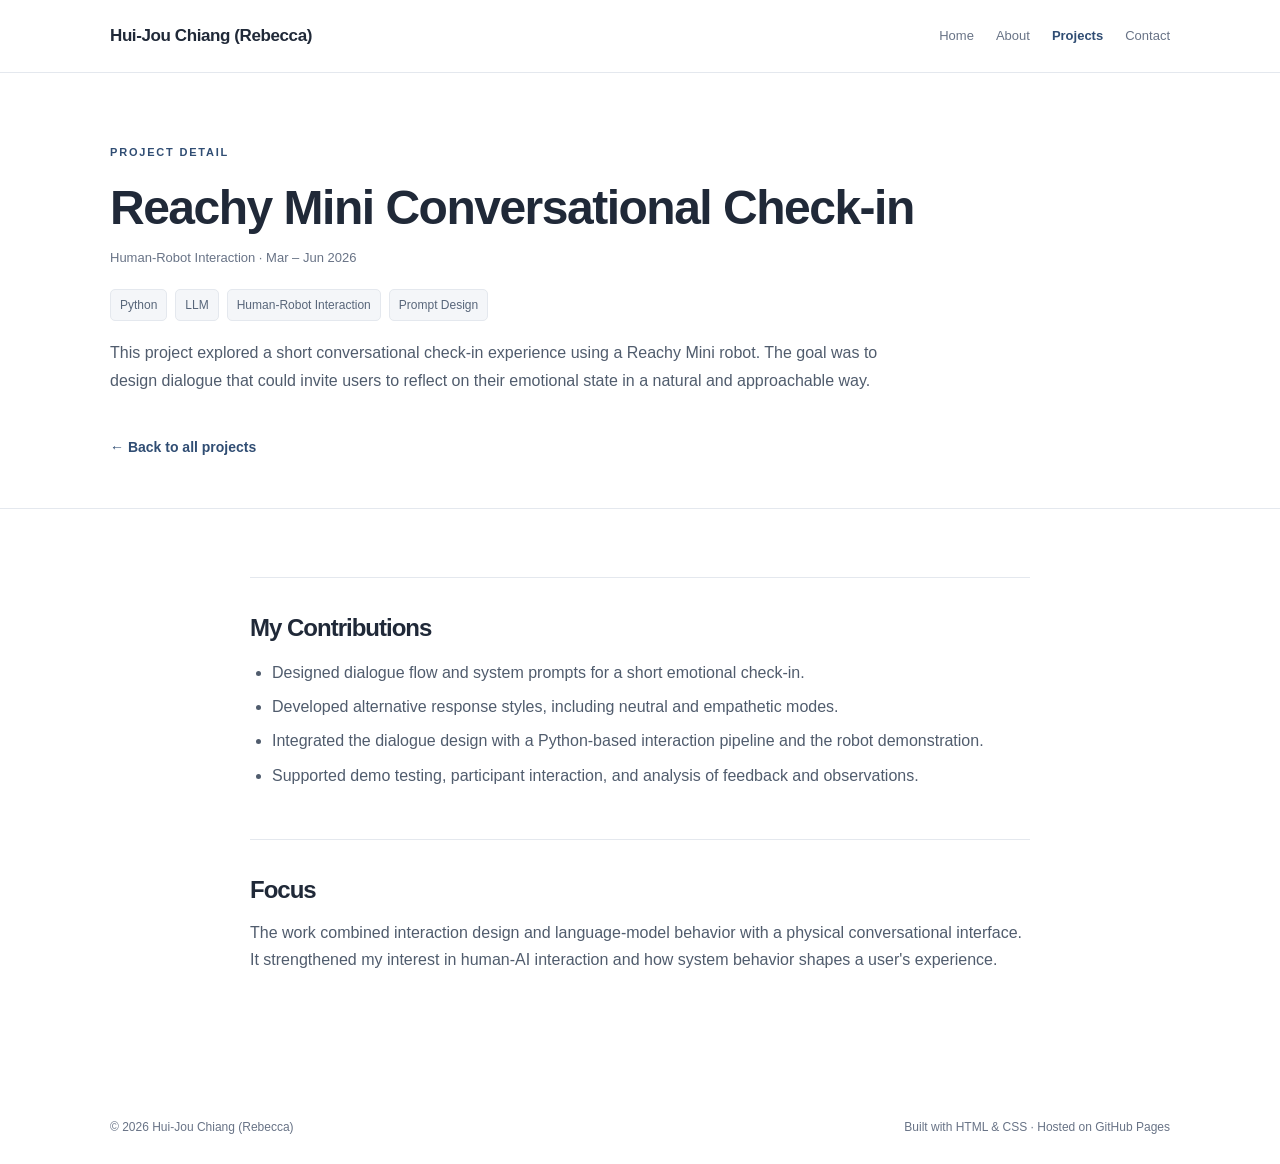
<file: projects/reachy-mini.html>
<!DOCTYPE html>
<html lang="en">
<head>
  <meta charset="UTF-8">
  <meta name="viewport" content="width=device-width, initial-scale=1.0">
  <meta name="description" content="Reachy Mini Conversational Check-in — project details by Hui-Jou Chiang (Rebecca).">
  <meta name="author" content="Hui-Jou Chiang (Rebecca)">
  <title>Reachy Mini Conversational Check-in | Hui-Jou Chiang (Rebecca)</title>
  <link rel="stylesheet" href="../assets/css/style.css">
</head>
<body>

<nav class="navbar">
  <div class="container nav-inner">
    <a class="logo" href="../index.html">Hui-Jou Chiang (Rebecca)</a>
    <div class="nav-links">
      <a href="../index.html" >Home</a>
      <a href="../about.html" >About</a>
      <a href="../projects.html" aria-current="page">Projects</a>
      <a href="../index.html#contact">Contact</a>
    </div>
  </div>
</nav>

<main>

<header class="page-hero container"><div class="eyebrow">Project Detail</div><h1>Reachy Mini Conversational Check-in</h1><p class="meta-line">Human-Robot Interaction · Mar – Jun 2026</p><div class="tag-row"><span>Python</span><span>LLM</span><span>Human-Robot Interaction</span><span>Prompt Design</span></div><div class="content-narrow"><p>This project explored a short conversational check-in experience using a Reachy Mini robot. The goal was to design dialogue that could invite users to reflect on their emotional state in a natural and approachable way.</p></div><a class="back-link" href="../projects.html">← Back to all projects</a></header>
<section><div class="container content-narrow">
<div class="detail-section"><h2>My Contributions</h2><ul><li>Designed dialogue flow and system prompts for a short emotional check-in.</li><li>Developed alternative response styles, including neutral and empathetic modes.</li><li>Integrated the dialogue design with a Python-based interaction pipeline and the robot demonstration.</li><li>Supported demo testing, participant interaction, and analysis of feedback and observations.</li></ul></div>
<div class="detail-section"><h2>Focus</h2><p>The work combined interaction design and language-model behavior with a physical conversational interface. It strengthened my interest in human-AI interaction and how system behavior shapes a user's experience.</p></div>
</div></section>
</main>
<footer><div class="container footer-inner"><span>© 2026 Hui-Jou Chiang (Rebecca)</span><span>Built with HTML &amp; CSS · Hosted on GitHub Pages</span></div></footer>
</body>
</html>
</file>
<file: assets/css/style.css>
:root {
    --background: #ffffff;
    --surface: #f4f6f9;
    --text: #202938;
    --muted: #687386;
    --accent: #304d73;
    --border: #e4e8ee;
    --max-width: 1060px;
}

* {
    box-sizing: border-box;
}

html {
    scroll-behavior: smooth;
    scroll-padding-top: 90px;
}

body {
    margin: 0;
    background: var(--background);
    color: var(--text);
    font-family: -apple-system, BlinkMacSystemFont, "Segoe UI", Roboto,
                 "Helvetica Neue", Arial, sans-serif;
    line-height: 1.7;
    -webkit-font-smoothing: antialiased;
}

a {
    color: inherit;
    text-decoration: none;
}

a:focus-visible {
    outline: 2px solid var(--accent);
    outline-offset: 4px;
}

.container {
    width: min(var(--max-width), calc(100% - 48px));
    margin: 0 auto;
}

/* Navigation */
.navbar {
    position: sticky;
    top: 0;
    z-index: 10;
    background: rgba(255, 255, 255, .94);
    border-bottom: 1px solid var(--border);
    backdrop-filter: blur(12px);
}

.nav-inner {
    min-height: 72px;
    display: flex;
    align-items: center;
    justify-content: space-between;
    gap: 24px;
}

.logo {
    font-size: 17px;
    font-weight: 700;
    letter-spacing: -.4px;
    white-space: nowrap;
}

.nav-links {
    display: flex;
    align-items: center;
    gap: 22px;
    font-size: 13px;
    color: var(--muted);
}

.nav-links a:hover,
.nav-links a[aria-current="page"] {
    color: var(--accent);
}

.nav-links a[aria-current="page"] {
    font-weight: 700;
}

/* Hero */
.hero {
    padding: 100px 0 84px;
}

.eyebrow,
.section-label,
.project-type {
    color: var(--accent);
    font-size: 11px;
    font-weight: 700;
    letter-spacing: 1.8px;
    text-transform: uppercase;
}

h1 {
    margin: 18px 0 12px;
    font-size: clamp(36px, 6vw, 62px);
    line-height: 1.15;
    letter-spacing: -2px;
}

.hero-subtitle {
    margin: 0;
    color: var(--muted);
    font-size: clamp(16px, 2.5vw, 21px);
}

.hero-description {
    max-width: 690px;
    margin-top: 24px;
    color: #505c6d;
    font-size: 16px;
}

.hero-actions {
    display: flex;
    flex-wrap: wrap;
    gap: 12px;
    margin-top: 30px;
}

/* Buttons */
.button {
    display: inline-flex;
    align-items: center;
    justify-content: center;
    min-height: 44px;
    padding: 10px 19px;
    border: 1px solid var(--accent);
    border-radius: 6px;
    font-size: 14px;
    font-weight: 600;
    transition: background .2s, color .2s;
}

.button-primary {
    background: var(--accent);
    color: white;
}

.button-primary:hover {
    background: #203955;
}

.button-secondary {
    color: var(--accent);
}

.button-secondary:hover {
    background: var(--surface);
}

/* Sections */
section {
    padding: 68px 0;
    border-top: 1px solid var(--border);
}

.section-label {
    margin: 0 0 8px;
}

h2 {
    margin: 0 0 26px;
    font-size: clamp(28px, 4vw, 36px);
    line-height: 1.3;
    letter-spacing: -1px;
}

h3 {
    margin: 12px 0 10px;
    font-size: 19px;
    line-height: 1.45;
}

p {
    margin-top: 0;
}

.section-description {
    max-width: 740px;
    margin-top: -10px;
    margin-bottom: 28px;
    color: var(--muted);
}

/* Interests */
.interest-list,
.project-tags,
.inline-links {
    display: flex;
    flex-wrap: wrap;
    gap: 10px;
}

.interest {
    padding: 8px 13px;
    border: 1px solid var(--border);
    border-radius: 6px;
    background: var(--surface);
    color: #39475b;
    font-size: 13px;
}

/* Project cards */
.project-grid {
    display: grid;
    grid-template-columns: repeat(2, minmax(0, 1fr));
    gap: 18px;
}

.project-card {
    display: flex;
    flex-direction: column;
    align-items: flex-start;
    padding: 25px;
    border: 1px solid var(--border);
    border-radius: 10px;
    background: white;
    transition: border-color .2s, transform .2s;
}

.project-card:hover {
    border-color: #aab9cb;
    transform: translateY(-3px);
}

.project-card p {
    margin: 0;
    color: var(--muted);
    font-size: 14px;
}

.project-tags {
    gap: 7px;
    margin-top: 18px;
}

.project-tags span {
    color: #58667a;
    font-size: 11px;
}

.card-link {
    margin-top: auto;
    padding-top: 20px;
    color: var(--accent);
    font-size: 13px;
    font-weight: 700;
}

/* Education and Experience timelines */
.timeline {
    display: grid;
    gap: 0;
}

.timeline-item {
    display: grid;
    grid-template-columns: 155px minmax(0, 1fr);
    gap: 24px;
    padding: 24px 0;
    border-bottom: 1px solid var(--border);
}

.timeline-item:first-child {
    padding-top: 0;
}

.timeline-date {
    color: var(--muted);
    font-size: 13px;
}

.timeline-title {
    margin: 0;
    font-size: 16px;
}

.timeline-place {
    margin-top: 3px;
    color: var(--accent);
    font-size: 13px;
}

.timeline-description {
    margin: 8px 0 0;
    color: var(--muted);
    font-size: 14px;
}

/* Awards & Activities: continuous vertical timeline */
.awards-timeline {
    position: relative;
    display: flex;
    flex-direction: column;
    padding-left: 30px;
    gap: 0;
}

/* One continuous vertical line */
.awards-timeline::before {
    content: "";
    position: absolute;
    left: 6px;
    top: 7px;
    bottom: 7px;
    width: 2px;
    background-color: #cbd5e1;
}

/* Each award/activity */
.awards-item {
    position: relative;
    display: grid;
    grid-template-columns: 135px minmax(0, 1fr);
    gap: 22px;
    padding: 22px 0;
}

/* Timeline dots */
.awards-item::before {
    content: "";
    position: absolute;
    left: -30px;
    top: 29px;
    width: 14px;
    height: 14px;
    box-sizing: border-box;
    border: 3px solid #304d73;
    border-radius: 50%;
    background-color: #ffffff;
    z-index: 1;
}

.awards-item:first-child {
    padding-top: 0;
}

.awards-item:first-child::before {
    top: 5px;
}

/* Date */
.awards-date {
    color: var(--muted);
    font-size: 13px;
}

/* Award content */
.awards-content h3 {
    margin: 0;
    font-size: 16px;
}

.awards-place {
    margin-top: 4px;
    color: var(--accent);
    font-size: 13px;
}

.awards-content p {
    margin: 8px 0 0;
    color: var(--muted);
    font-size: 14px;
}

/* Awards timeline on mobile */
@media (max-width: 700px) {
    .awards-timeline {
        padding-left: 26px;
    }

    .awards-timeline::before {
        left: 6px;
    }

    .awards-item {
        grid-template-columns: 1fr;
        gap: 5px;
        padding: 20px 0;
    }

    .awards-item::before {
        left: -26px;
        top: 25px;
    }

    .awards-item:first-child::before {
        top: 5px;
    }
}

/* Contact */
.contact-panel {
    padding: 34px;
    border-radius: 10px;
    background: var(--surface);
}

.contact-panel h2 {
    margin-bottom: 12px;
}

.contact-panel p {
    max-width: 620px;
    color: var(--muted);
}

.contact-links {
    display: flex;
    flex-wrap: wrap;
    gap: 12px 22px;
    margin-top: 22px;
    color: var(--accent);
    font-size: 14px;
    font-weight: 600;
}

.contact-links a:hover,
.text-link:hover {
    text-decoration: underline;
    text-underline-offset: 4px;
}

/* Page headers and content */
.page-hero {
    padding: 70px 0 48px;
}

.page-hero h1 {
    font-size: clamp(34px, 5vw, 48px);
    letter-spacing: -1.5px;
}

.content-narrow {
    max-width: 780px;
}

.content-narrow p,
.content-narrow li {
    color: #505c6d;
}

.detail-section {
    padding: 34px 0;
    border-top: 1px solid var(--border);
}

.detail-section h2 {
    font-size: 24px;
    margin-bottom: 14px;
}

.detail-section h3 {
    font-size: 17px;
}

.detail-section ul {
    padding-left: 22px;
}

.detail-section li {
    margin: 7px 0;
}

.meta-line {
    color: var(--muted);
    font-size: 13px;
    margin: 0 0 20px;
}

.tag-row {
    display: flex;
    flex-wrap: wrap;
    gap: 8px;
    margin: 18px 0;
}

.tag-row span {
    background: var(--surface);
    border: 1px solid var(--border);
    border-radius: 5px;
    padding: 5px 9px;
    font-size: 12px;
    color: #58667a;
}

.notice {
    border-left: 3px solid var(--accent);
    padding: 12px 16px;
    background: var(--surface);
    color: var(--muted);
    font-size: 14px;
}

.back-link {
    display: inline-block;
    margin-top: 26px;
    color: var(--accent);
    font-size: 14px;
    font-weight: 600;
}

.text-link {
    color: var(--accent);
    text-decoration: underline;
    text-underline-offset: 3px;
}

/* Footer */
footer {
    padding: 26px 0;
    color: var(--muted);
    font-size: 12px;
}

.footer-inner {
    display: flex;
    justify-content: space-between;
    gap: 16px;
}

/* Responsive */
@media (max-width: 800px) {
    .nav-inner {
        align-items: flex-start;
        flex-direction: column;
        justify-content: center;
        gap: 8px;
        padding: 14px 0;
    }

    .nav-links {
        width: 100%;
        flex-wrap: wrap;
        gap: 8px 17px;
    }
}

@media (max-width: 700px) {
    .container {
        width: calc(100% - 36px);
    }

    .hero {
        padding: 74px 0 62px;
    }

    h1 {
        letter-spacing: -1.2px;
        overflow-wrap: anywhere;
    }

    section {
        padding: 54px 0;
    }

    .project-grid {
        grid-template-columns: 1fr;
    }

    .timeline-item {
        grid-template-columns: 1fr;
        gap: 5px;
    }

    /* Awards timeline on mobile */
    .awards-timeline {
        padding-left: 26px;
    }

    .awards-timeline::before {
        left: 6px;
    }

    .awards-timeline-item {
        grid-template-columns: 1fr;
        gap: 5px;
        padding: 20px 0;
    }

    .awards-timeline-item::before {
        left: -26px;
        top: 25px;
    }

    .awards-timeline-item:first-child::before {
        top: 5px;
    }

    .contact-panel {
        padding: 24px;
    }

    .footer-inner {
        flex-direction: column;
        gap: 4px;
    }
}
</file>
